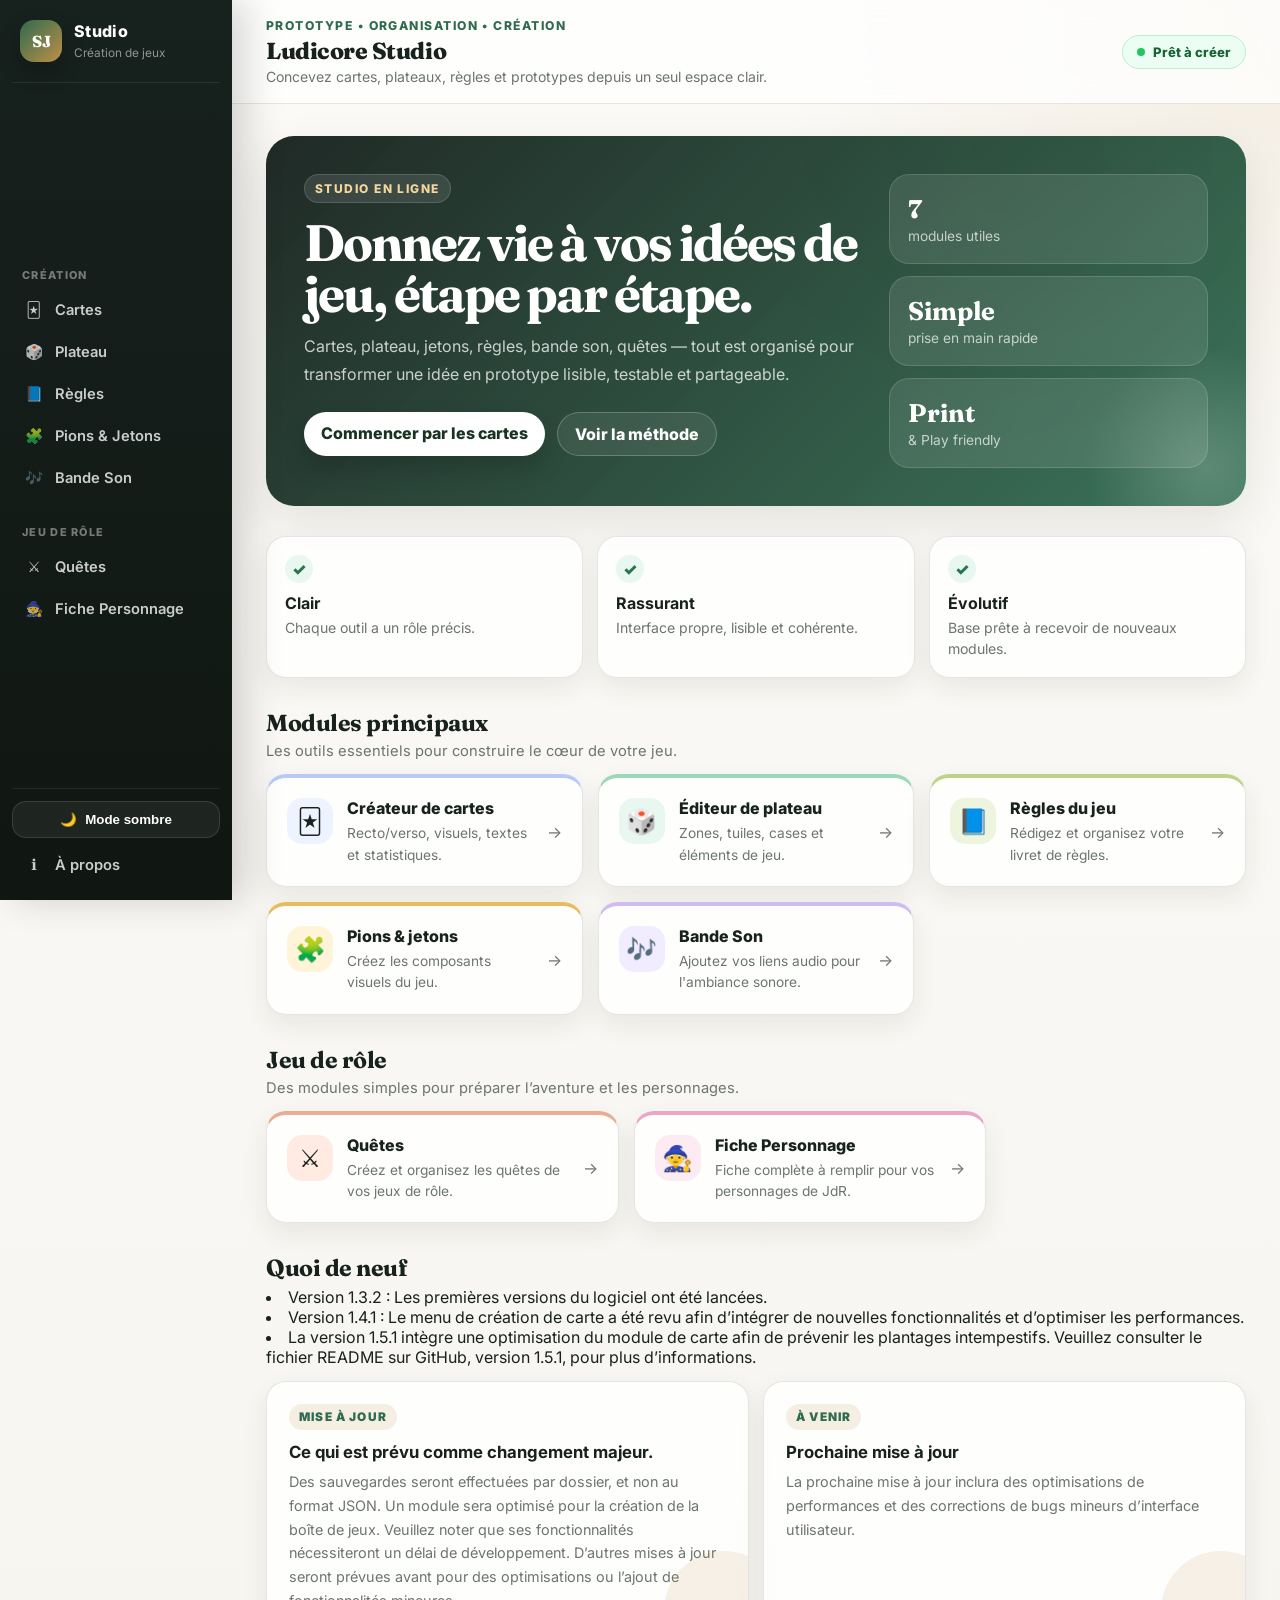
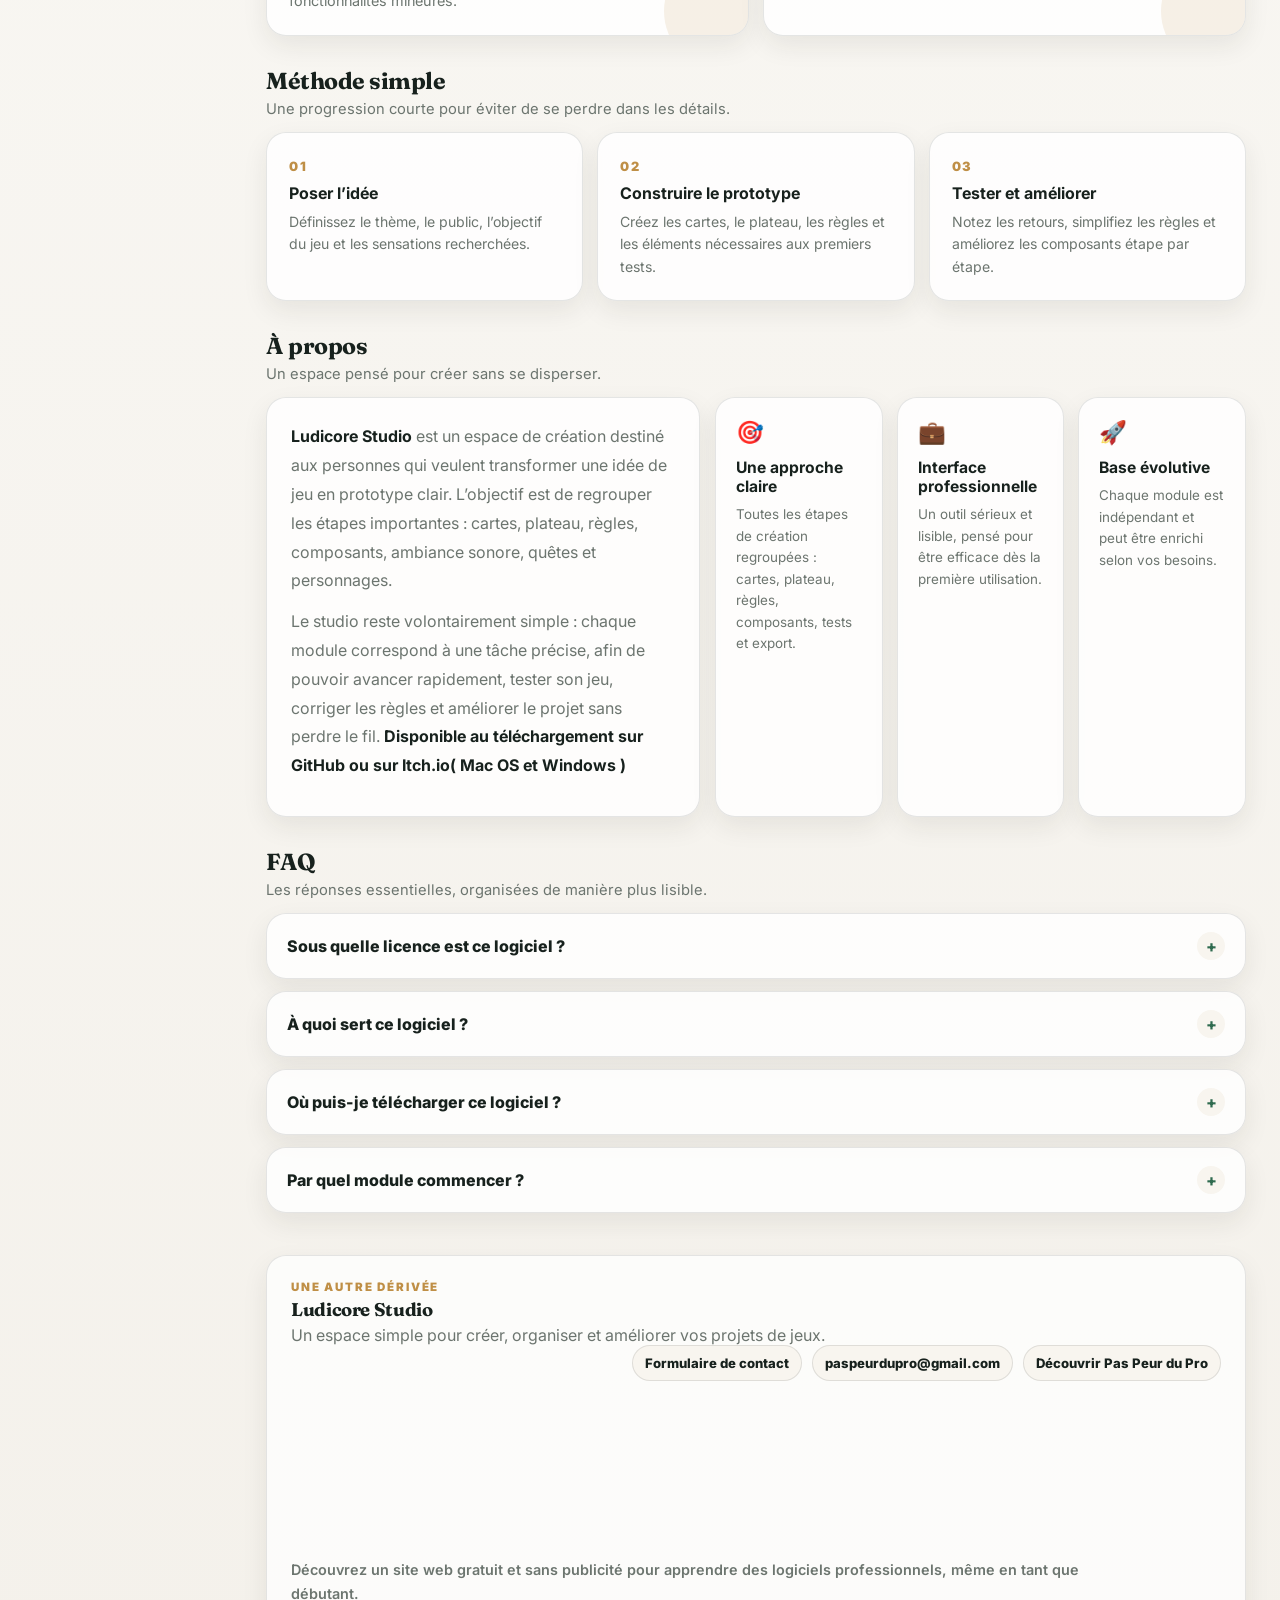
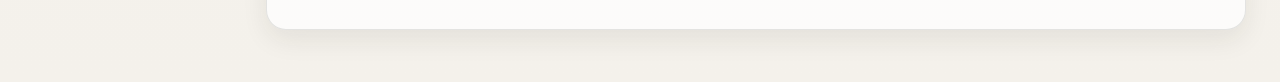
<file: index.html>
<!DOCTYPE html>
<html lang="fr">
<head>
  <meta charset="UTF-8" />
  <meta name="viewport" content="width=device-width, initial-scale=1.0" />
  <title>Ludicore Studio</title>
  <link rel="preconnect" href="https://fonts.googleapis.com">
  <link rel="preconnect" href="https://fonts.gstatic.com" crossorigin>
  <link href="https://fonts.googleapis.com/css2?family=Inter:wght@400;500;600;700;800&family=Fraunces:opsz,wght@9..144,700;9..144,800&display=swap" rel="stylesheet">
  <link rel="stylesheet" href="styles.css" />
  <meta name="google-site-verification" content="kxkJMP9SgLSAZw9FmZPAkuLlCYg9wTXwpLGM2TzsNGc" />

</head>
<body>
  <div class="app-shell">
    <aside class="sidebar" aria-label="Navigation principale">
      <div class="sidebar-brand">
        <div class="brand-mark">SJ</div>
        <div>
          <span class="brand-label">Studio</span>
          <small>Création de jeux</small>
        </div>
      </div>

      <nav class="sidebar-nav">
        <span class="nav-label">Création</span>
        <a href="carte.html" class="nav-item"><span class="nav-icon">🃏</span><span>Cartes</span></a>
        <a href="Map.html" class="nav-item"><span class="nav-icon">🎲</span><span>Plateau</span></a>
        <a href="rules.html" class="nav-item"><span class="nav-icon">📘</span><span>Règles</span></a>
        <a href="token.html" class="nav-item"><span class="nav-icon">🧩</span><span>Pions & Jetons</span></a>
        <a href="sound.html" class="nav-item"><span class="nav-icon">🎶</span><span>Bande Son</span></a>

        <span class="nav-label nav-label-spaced">Jeu de rôle</span>
        <a href="quest.html" class="nav-item"><span class="nav-icon">⚔️</span><span>Quêtes</span></a>
        <a href="fiche_perso.html" class="nav-item"><span class="nav-icon">🧙</span><span>Fiche Personnage</span></a>
      </nav>

      <div class="sidebar-footer">
        <button class="theme-toggle" id="themeToggle" type="button" aria-label="Changer de thème">
          <span class="theme-toggle-icon">🌙</span>
          <span class="theme-toggle-text">Mode sombre</span>
        </button>
        <a href="#aboutSection" class="nav-item nav-item-footer"><span class="nav-icon">ℹ️</span><span>À propos</span></a>
      </div>
    </aside>

    <div class="main-area">
      <header class="topbar">
        <div class="topbar-left">
          <p class="topbar-kicker">Prototype • Organisation • Création</p>
          <h1 class="topbar-title">Ludicore Studio</h1>
          <p class="topbar-sub">Concevez cartes, plateaux, règles et prototypes depuis un seul espace clair.</p>
        </div>
        <div class="topbar-right">
          <div class="status-pill"><span class="status-dot"></span>Prêt à créer</div>
        </div>
      </header>

      <main class="workspace">
        <section class="hero-strip reveal">
          <div class="hero-text">
            <span class="eyebrow">Studio en ligne</span>
            <h2>Donnez vie à vos idées de jeu, étape par étape.</h2>
            <p>Cartes, plateau, jetons, règles, bande son, quêtes — tout est organisé pour transformer une idée en prototype lisible, testable et partageable.</p>
            <div class="hero-actions">
              <a href="carte.html" class="btn btn-primary">Commencer par les cartes</a>
              <a href="#methodSection" class="btn btn-secondary">Voir la méthode</a>
            </div>
          </div>
          <div class="hero-panel" aria-label="Résumé du studio">
            <div class="hero-panel-card">
              <strong>7</strong>
              <span>modules utiles</span>
            </div>
            <div class="hero-panel-card">
              <strong>Simple</strong>
              <span>prise en main rapide</span>
            </div>
            <div class="hero-panel-card">
              <strong>Print</strong>
              <span>&amp; Play friendly</span>
            </div>
          </div>
        </section>

        <section class="trust-row reveal" aria-label="Points forts">
          <article><span>✓</span><strong>Clair</strong><p>Chaque outil a un rôle précis.</p></article>
          <article><span>✓</span><strong>Rassurant</strong><p>Interface propre, lisible et cohérente.</p></article>
          <article><span>✓</span><strong>Évolutif</strong><p>Base prête à recevoir de nouveaux modules.</p></article>
        </section>

        <section class="module-grid reveal">
          <div class="section-heading">
            <h3 class="section-title">Modules principaux</h3>
            <p>Les outils essentiels pour construire le cœur de votre jeu.</p>
          </div>
          <div class="cards-row">
            <a href="carte.html" class="module-card mod-blue"><div class="mod-icon">🃏</div><div class="mod-body"><strong>Créateur de cartes</strong><p>Recto/verso, visuels, textes et statistiques.</p></div><span class="mod-arrow">→</span></a>
            <a href="Map.html" class="module-card mod-teal"><div class="mod-icon">🎲</div><div class="mod-body"><strong>Éditeur de plateau</strong><p>Zones, tuiles, cases et éléments de jeu.</p></div><span class="mod-arrow">→</span></a>
            <a href="rules.html" class="module-card mod-green"><div class="mod-icon">📘</div><div class="mod-body"><strong>Règles du jeu</strong><p>Rédigez et organisez votre livret de règles.</p></div><span class="mod-arrow">→</span></a>
            <a href="token.html" class="module-card mod-amber"><div class="mod-icon">🧩</div><div class="mod-body"><strong>Pions &amp; jetons</strong><p>Créez les composants visuels du jeu.</p></div><span class="mod-arrow">→</span></a>
            <a href="sound.html" class="module-card mod-purple"><div class="mod-icon">🎶</div><div class="mod-body"><strong>Bande Son</strong><p>Ajoutez vos liens audio pour l'ambiance sonore.</p></div><span class="mod-arrow">→</span></a>
          </div>
        </section>

        <section class="module-grid reveal">
          <div class="section-heading">
            <h3 class="section-title">Jeu de rôle</h3>
            <p>Des modules simples pour préparer l’aventure et les personnages.</p>
          </div>
          <div class="cards-row cards-row-jdr">
            <a href="quest.html" class="module-card mod-coral"><div class="mod-icon">⚔️</div><div class="mod-body"><strong>Quêtes</strong><p>Créez et organisez les quêtes de vos jeux de rôle.</p></div><span class="mod-arrow">→</span></a>
            <a href="fiche_perso.html" class="module-card mod-pink"><div class="mod-icon">🧙</div><div class="mod-body"><strong>Fiche Personnage</strong><p>Fiche complète à remplir pour vos personnages de JdR.</p></div><span class="mod-arrow">→</span></a>
          </div>
        </section>


        <section class="whats-new-section reveal" id="whatsNewSection">
          <div class="section-heading">
            <h3 class="section-title">Quoi de neuf</h3>
            <p><li> Version 1.3.2 : Les premières versions du logiciel ont été lancées.
                <li> Version 1.4.1 : Le menu de création de carte a été revu afin d’intégrer de nouvelles fonctionnalités et d’optimiser les performances.
                <li>La version 1.5.1 intègre une optimisation du module de carte afin de prévenir les plantages intempestifs. Veuillez consulter le fichier README sur GitHub, version 1.5.1, pour plus d’informations.

          </div>
          <div class="whats-new-grid">
            <article class="whats-new-card">
              <span class="update-badge">Mise à jour</span>
              <h4>Ce qui est prévu comme changement majeur. </h4>
              <p>Des sauvegardes seront effectuées par dossier, et non au format JSON. Un module sera optimisé pour la création de la boîte de jeux. Veuillez noter que ses fonctionnalités nécessiteront un délai de développement. D’autres mises à jour seront prévues avant pour des optimisations ou l’ajout de fonctionnalités mineures. </p>
            </article>
            <article class="whats-new-card">
              <span class="update-badge">À venir</span>
              <h4>Prochaine mise à jour</h4>
              <p>La prochaine mise à jour inclura des optimisations de performances et des corrections de bugs mineurs d’interface utilisateur. </p>
            </article>
          </div>
        </section>

        <section class="method-section reveal" id="methodSection">
          <div class="section-heading">
            <h3 class="section-title">Méthode simple</h3>
            <p>Une progression courte pour éviter de se perdre dans les détails.</p>
          </div>
          <div class="method-steps">
            <article><span>01</span><h4>Poser l’idée</h4><p>Définissez le thème, le public, l’objectif du jeu et les sensations recherchées.</p></article>
            <article><span>02</span><h4>Construire le prototype</h4><p>Créez les cartes, le plateau, les règles et les éléments nécessaires aux premiers tests.</p></article>
            <article><span>03</span><h4>Tester et améliorer</h4><p>Notez les retours, simplifiez les règles et améliorez les composants étape par étape.</p></article>
          </div>
        </section>

        <section class="about-section reveal" id="aboutSection">
          <div class="section-heading">
            <h3 class="section-title">À propos</h3>
            <p>Un espace pensé pour créer sans se disperser.</p>
          </div>
          <div class="about-layout">
            <div class="about-copy">
              <p><strong>Ludicore Studio</strong> est un espace de création destiné aux personnes qui veulent transformer une idée de jeu en prototype clair. L’objectif est de regrouper les étapes importantes : cartes, plateau, règles, composants, ambiance sonore, quêtes et personnages.</p>
              <p>Le studio reste volontairement simple : chaque module correspond à une tâche précise, afin de pouvoir avancer rapidement, tester son jeu, corriger les règles et améliorer le projet sans perdre le fil. <strong>Disponible au téléchargement sur GitHub ou sur Itch.io( Mac OS et Windows ) </strong></p>
            </div>
            <div class="about-cards">
              <article class="about-card"><div class="about-icon">🎯</div><h4>Une approche claire</h4><p>Toutes les étapes de création regroupées : cartes, plateau, règles, composants, tests et export.</p></article>
              <article class="about-card"><div class="about-icon">💼</div><h4>Interface professionnelle</h4><p>Un outil sérieux et lisible, pensé pour être efficace dès la première utilisation.</p></article>
              <article class="about-card"><div class="about-icon">🚀</div><h4>Base évolutive</h4><p>Chaque module est indépendant et peut être enrichi selon vos besoins.</p></article>
            </div>
          </div>
        </section>

        <section class="faq-section reveal" id="faqSection">
          <div class="section-heading">
            <h3 class="section-title">FAQ</h3>
            <p>Les réponses essentielles, organisées de manière plus lisible.</p>
          </div>

          <div class="faq-list">
            <details>
              <summary>Sous quelle licence est ce logiciel ?</summary>
              <div class="faq-content">
                <p><strong>Licence GPL (GNU General Public License).</strong></p>
                <p>Ce logiciel est distribué sous la licence GPL, une licence open source copyleft qui garantit les libertés suivantes :</p>
                <ul>
                  <li><strong>Utilisation :</strong> libre pour tout usage, y compris commercial.</li>
                  <li><strong>Modification :</strong> vous pouvez adapter le code à vos besoins.</li>
                  <li><strong>Redistribution :</strong> vous pouvez partager le logiciel, à condition que le code source reste accessible, que toute redistribution conserve la même licence GPL et que les mentions d’origine soient préservées.</li>
                </ul>
                <p><strong>Contrainte importante :</strong> il n’est pas possible d’intégrer ce code dans un projet propriétaire ou fermé sans publier son code source. Cette licence est idéale pour les projets qui veulent protéger la liberté du logiciel sur le long terme.</p>
              </div>
            </details>

            <details>
              <summary>À quoi sert ce logiciel ?</summary>
              <div class="faq-content">
                <p>Ce logiciel sert à créer ce dont vous avez besoin pour mettre en forme une idée de jeu de société, mais aussi pour noter et organiser des idées de quêtes pour de futurs jeux de rôle.</p>
                <p>Il comporte plusieurs modules : création de cartes de jeu, création de map, rédaction des règles, création de pions et jetons, bande son, quêtes et fiche personnage. Il peut servir pour une esquisse, un prototype, ou pourquoi pas pour une utilisation commerciale.</p>
              </div>
            </details>
  <details>
  <summary>Où puis-je télécharger ce logiciel ?</summary>
  <div class="faq-content">
    <p>
      Ce logiciel est disponible au téléchargement pour Mac OS et Windows, sur 
      <a href="https://patone2a.itch.io/ludicore-studio" target="_blank" rel="noopener noreferrer">Itch.io</a> 
      ou encore sur 
      <a href="https://github.com/Patone2B/Ludicore_studio" target="_blank" rel="noopener noreferrer">GitHub</a>.
    </p>
  </div>
</details>
            <details>
              <summary>Par quel module commencer ?</summary>
              <div class="faq-content">
                <p>Le plus simple est de commencer par les règles ou les cartes. Les règles donnent la structure du jeu, tandis que les cartes permettent de tester rapidement les idées principales.</p>
              </div>
            </details>
          </div>
        </section>
          
        <footer class="site-signature reveal">
          <div class="footer-card">
            <div class="footer-brand">
              <span class="footer-kicker">Une autre dérivée</span>
              <strong>Ludicore Studio</strong>
              <p>Un espace simple pour créer, organiser et améliorer vos projets de jeux.</p>
            </div>

            <div class="footer-links" aria-label="Liens utiles">
              <a href="https://forms.gle/heeTeyEHN59yxwr16" target="_blank" rel="noopener noreferrer">Formulaire de contact</a>
              <a href="mailto:paspeurdupro@gmail.com">paspeurdupro@gmail.com</a>
              <a href="https://pas-peur-du-pro.pages.dev" target="_blank" rel="noopener noreferrer">Découvrir Pas Peur du Pro</a>
              <iframe frameborder="0" src="https://itch.io/embed/4535416" width="552" height="167"><a href="https://patone2a.itch.io/ludicore-studio">ludicore studio by Patone2A</a></iframe>
            </div>

            <p class="footer-note">
              Découvrez un site web gratuit et sans publicité pour apprendre des logiciels professionnels, même en tant que débutant.
            </p>
          </div>
        </footer>
      </main>
    </div>
  </div>

  <script src="main.js"></script>
</body>
</html>
</file>
<file: styles.css>
:root {
  color-scheme: light;
  --bg-app: #f4f1eb;
  --bg-soft: #fbfaf7;
  --bg-sidebar: #17211d;
  --bg-sidebar-hover: rgba(255,255,255,0.08);
  --bg-sidebar-active: rgba(255,255,255,0.14);
  --text-sidebar: rgba(255,255,255,0.78);
  --text-sidebar-label: rgba(255,255,255,0.42);
  --brand: #2f6b4f;
  --brand-2: #bf8f46;
  --surface: #ffffff;
  --surface-2: #f8f5ef;
  --text: #17211d;
  --muted: #6c756f;
  --border: rgba(23,33,29,0.11);
  --shadow: 0 18px 45px rgba(43, 37, 29, 0.10);
  --shadow-soft: 0 10px 26px rgba(43, 37, 29, 0.08);
  --radius: 20px;
  --radius-sm: 13px;
  --sidebar-w: 232px;

  --mod-blue-bg: #edf3ff; --mod-blue-border: #b7c9f4;
  --mod-teal-bg: #e8f7ef; --mod-teal-border: #9bd8b7;
  --mod-green-bg: #eef5df; --mod-green-border: #bed38a;
  --mod-amber-bg: #fff4d8; --mod-amber-border: #e8bc5c;
  --mod-purple-bg: #f1ecff; --mod-purple-border: #cdbdf2;
  --mod-coral-bg: #ffebe2; --mod-coral-border: #e9ad91;
  --mod-pink-bg: #fdebf3; --mod-pink-border: #eba6c7;
}

body.dark {
  color-scheme: dark;
  --bg-app: #0f1513;
  --bg-soft: #131c18;
  --bg-sidebar: #0b100e;
  --bg-sidebar-hover: rgba(255,255,255,0.09);
  --bg-sidebar-active: rgba(255,255,255,0.16);
  --surface: #17211d;
  --surface-2: #1d2924;
  --text: #eef4ef;
  --muted: #a7b4ad;
  --border: rgba(238,244,239,0.10);
  --shadow: 0 18px 45px rgba(0,0,0,0.24);
  --shadow-soft: 0 10px 26px rgba(0,0,0,0.18);
}

* { box-sizing: border-box; margin: 0; padding: 0; }
html { scroll-behavior: smooth; }
body {
  font-family: 'Inter', system-ui, sans-serif;
  background:
    radial-gradient(circle at top right, rgba(191,143,70,0.12), transparent 32rem),
    linear-gradient(180deg, var(--bg-soft), var(--bg-app));
  color: var(--text);
  min-height: 100vh;
  transition: background-color .3s ease, color .3s ease;
}
a { color: inherit; }

.app-shell { display: flex; min-height: 100vh; }

.sidebar {
  width: var(--sidebar-w);
  background: linear-gradient(180deg, var(--bg-sidebar), #101713);
  display: flex;
  flex-direction: column;
  padding: 20px 12px 16px;
  position: fixed;
  inset: 0 auto 0 0;
  z-index: 100;
  overflow-y: auto;
  box-shadow: 14px 0 36px rgba(0,0,0,0.16);
}

.sidebar-brand {
  display: flex;
  align-items: center;
  gap: 12px;
  padding: 0 8px 20px;
  border-bottom: 1px solid rgba(255,255,255,0.08);
  margin-bottom: 16px;
}
.brand-mark {
  width: 42px; height: 42px;
  background: linear-gradient(135deg, var(--brand), var(--brand-2));
  border-radius: 14px;
  display: grid; place-items: center;
  font-family: 'Fraunces', serif;
  font-weight: 800;
  color: white;
  box-shadow: 0 10px 22px rgba(0,0,0,.22);
}
.brand-label { display: block; font-weight: 800; color: white; letter-spacing: .02em; }
.sidebar-brand small { color: rgba(255,255,255,.52); font-size: .74rem; }

.sidebar-nav {
  flex: 1;
  display: flex;
  flex-direction: column;
  justify-content: center;
  gap: 4px;
}
.nav-label {
  font-size: .68rem;
  font-weight: 800;
  letter-spacing: .12em;
  text-transform: uppercase;
  color: var(--text-sidebar-label);
  padding: 8px 10px 5px;
}
.nav-label-spaced { margin-top: 16px; }
.nav-item {
  display: flex;
  align-items: center;
  gap: 10px;
  padding: 10px 11px;
  border-radius: 13px;
  color: var(--text-sidebar);
  text-decoration: none;
  font-size: .92rem;
  font-weight: 600;
  position: relative;
  transition: transform .2s ease, background .2s ease, color .2s ease;
}
.nav-item::before {
  content: '';
  width: 3px; height: 0;
  border-radius: 10px;
  background: var(--brand-2);
  position: absolute;
  left: 0;
  transition: height .2s ease;
}
.nav-item:hover, .nav-item.active { background: var(--bg-sidebar-hover); color: white; transform: translateX(3px); }
.nav-item:hover::before, .nav-item.active::before { height: 50%; }
.nav-icon { width: 22px; text-align: center; }
.sidebar-footer { border-top: 1px solid rgba(255,255,255,0.08); padding-top: 12px; }
.theme-toggle {
  width: 100%;
  border: 1px solid rgba(255,255,255,.12);
  background: rgba(255,255,255,.06);
  color: white;
  border-radius: 14px;
  padding: 10px 12px;
  display: flex;
  justify-content: center;
  gap: 8px;
  font-weight: 700;
  cursor: pointer;
  transition: transform .2s ease, background .2s ease;
}
.theme-toggle:hover { transform: translateY(-1px); background: rgba(255,255,255,.10); }
.nav-item-footer { margin-top: 8px; }

.main-area { margin-left: var(--sidebar-w); flex: 1; min-height: 100vh; }
.topbar {
  background: rgba(255,255,255,.78);
  backdrop-filter: blur(16px);
  border-bottom: 1px solid var(--border);
  padding: 18px 34px;
  display: flex; align-items: center; justify-content: space-between; gap: 18px;
  position: sticky; top: 0; z-index: 50;
}
body.dark .topbar { background: rgba(23,33,29,.78); }
.topbar-kicker { color: var(--brand); font-weight: 800; font-size: .76rem; text-transform: uppercase; letter-spacing: .12em; margin-bottom: 3px; }
.topbar-title { font-family: 'Fraunces', serif; font-weight: 800; font-size: 1.45rem; letter-spacing: -.02em; }
.topbar-sub { margin-top: 3px; color: var(--muted); font-size: .88rem; }
.status-pill {
  display: inline-flex; align-items: center; gap: 8px;
  padding: 8px 14px; background: #ecfdf3; border: 1px solid #b9efce;
  border-radius: 999px; font-size: .82rem; font-weight: 800; color: #166534;
}
.status-dot { width: 8px; height: 8px; border-radius: 50%; background: #22c55e; animation: pulse 2s ease-in-out infinite; }
@keyframes pulse { 0%,100%{opacity:1; transform:scale(1)} 50%{opacity:.45; transform:scale(.82)} }

.workspace { padding: 32px 34px 52px; display: flex; flex-direction: column; gap: 30px; }
.hero-strip {
  background:
    linear-gradient(135deg, rgba(23,33,29,.96), rgba(47,107,79,.94)),
    radial-gradient(circle at 80% 10%, rgba(191,143,70,.35), transparent 18rem);
  border-radius: 28px;
  padding: 38px;
  display: grid;
  grid-template-columns: 1.4fr .8fr;
  gap: 26px;
  color: white;
  overflow: hidden;
  position: relative;
  box-shadow: var(--shadow);
}
.hero-strip::after {
  content:''; position:absolute; inset:auto -90px -90px auto; width:260px; height:260px;
  background: radial-gradient(circle, rgba(255,255,255,.18), transparent 65%);
  animation: softFloat 7s ease-in-out infinite;
}
@keyframes softFloat { 0%,100%{ transform: translateY(0) } 50%{ transform: translateY(-14px) } }
.eyebrow { display:inline-flex; background: rgba(255,255,255,.11); border:1px solid rgba(255,255,255,.14); color:#f4d79f; font-size:.75rem; font-weight:800; letter-spacing:.12em; text-transform:uppercase; padding:6px 10px; border-radius:999px; margin-bottom:14px; }
.hero-text h2 { font-family:'Fraunces', serif; font-size: clamp(2rem,4vw,3.5rem); line-height:1; letter-spacing:-.04em; max-width: 780px; }
.hero-text p { margin-top: 14px; color: rgba(255,255,255,.76); line-height:1.7; max-width: 63ch; }
.hero-actions { margin-top: 24px; display:flex; flex-wrap:wrap; gap:12px; }
.btn { text-decoration:none; border-radius: 999px; padding: 11px 17px; font-weight:800; transition: transform .2s ease, box-shadow .2s ease, background .2s ease; }
.btn:hover { transform: translateY(-2px); }
.btn-primary { background:#fff; color:#18331f; box-shadow: 0 12px 24px rgba(0,0,0,.18); }
.btn-secondary { border:1px solid rgba(255,255,255,.22); color:#fff; background: rgba(255,255,255,.08); }
.hero-panel { display:grid; gap:12px; align-content:center; z-index:1; }
.hero-panel-card { background: rgba(255,255,255,.10); border: 1px solid rgba(255,255,255,.14); border-radius: 20px; padding: 18px; backdrop-filter: blur(8px); }
.hero-panel-card strong { display:block; font-family:'Fraunces', serif; font-size:1.6rem; }
.hero-panel-card span { color: rgba(255,255,255,.70); font-size:.86rem; }

.section-heading { margin-bottom: 14px; }
.section-title { font-family:'Fraunces', serif; font-size:1.45rem; letter-spacing:-.02em; }
.section-heading p { margin-top:5px; color:var(--muted); font-size:.92rem; }

.trust-row { display:grid; grid-template-columns: repeat(3,1fr); gap:14px; }
.trust-row article, .about-card, .method-steps article, .faq-list details, .module-card, .about-copy {
  background: rgba(255,255,255,.82);
  border: 1px solid var(--border);
  border-radius: var(--radius);
  box-shadow: var(--shadow-soft);
}
body.dark .trust-row article, body.dark .about-card, body.dark .method-steps article, body.dark .faq-list details, body.dark .module-card, body.dark .about-copy { background: rgba(23,33,29,.82); }
.trust-row article { padding: 18px; }
.trust-row span { width:28px; height:28px; display:grid; place-items:center; border-radius:50%; background:#e8f7ef; color:#28764d; font-weight:900; margin-bottom:10px; }
.trust-row strong { display:block; margin-bottom:4px; }
.trust-row p { color:var(--muted); font-size:.88rem; line-height:1.5; }

.cards-row { display:grid; grid-template-columns: repeat(auto-fill,minmax(240px,1fr)); gap:15px; }
.cards-row-jdr { grid-template-columns: repeat(auto-fit,minmax(280px,1fr)); max-width: 720px; }
.module-card { text-decoration:none; color:var(--text); padding:20px; display:flex; align-items:flex-start; gap:14px; position:relative; overflow:hidden; transition: transform .22s ease, box-shadow .22s ease, border-color .22s ease; }
.module-card:hover { transform: translateY(-5px); box-shadow: 0 22px 48px rgba(43,37,29,.14); }
.module-card::after { content:''; position:absolute; inset:0; background: linear-gradient(120deg, transparent, rgba(255,255,255,.35), transparent); transform: translateX(-120%); transition: transform .6s ease; }
.module-card:hover::after { transform: translateX(120%); }
.mod-icon { font-size:1.55rem; width:46px; height:46px; display:grid; place-items:center; border-radius:15px; flex-shrink:0; }
.mod-body { flex:1; z-index:1; }
.mod-body strong { display:block; font-weight:800; margin-bottom:5px; }
.mod-body p { color:var(--muted); font-size:.86rem; line-height:1.55; }
.mod-arrow { align-self:center; color:var(--muted); transition: transform .2s ease; z-index:1; }
.module-card:hover .mod-arrow { transform: translateX(4px); }
.mod-blue { border-top:4px solid var(--mod-blue-border); } .mod-blue .mod-icon{background:var(--mod-blue-bg)}
.mod-teal { border-top:4px solid var(--mod-teal-border); } .mod-teal .mod-icon{background:var(--mod-teal-bg)}
.mod-green{ border-top:4px solid var(--mod-green-border);} .mod-green .mod-icon{background:var(--mod-green-bg)}
.mod-amber{ border-top:4px solid var(--mod-amber-border);} .mod-amber .mod-icon{background:var(--mod-amber-bg)}
.mod-purple{ border-top:4px solid var(--mod-purple-border);} .mod-purple .mod-icon{background:var(--mod-purple-bg)}
.mod-coral{ border-top:4px solid var(--mod-coral-border);} .mod-coral .mod-icon{background:var(--mod-coral-bg)}
.mod-pink{ border-top:4px solid var(--mod-pink-border);} .mod-pink .mod-icon{background:var(--mod-pink-bg)}

.method-steps { display:grid; grid-template-columns: repeat(3,1fr); gap:14px; }
.method-steps article { padding: 22px; }
.method-steps span { color: var(--brand-2); font-weight:900; letter-spacing:.12em; font-size:.8rem; }
.method-steps h4 { margin: 8px 0; font-size:1rem; }
.method-steps p { color:var(--muted); line-height:1.6; font-size:.88rem; }

.about-layout { display:grid; grid-template-columns: .9fr 1.1fr; gap:15px; }
.about-copy { padding: 24px; }
.about-copy p { color:var(--muted); line-height:1.8; margin-bottom:12px; }
.about-copy strong { color:var(--text); }
.about-cards { display:grid; grid-template-columns: repeat(3,1fr); gap:14px; }
.about-card { padding:20px; transition: transform .2s ease; }
.about-card:hover { transform: translateY(-3px); }
.about-icon { font-size:1.4rem; margin-bottom:12px; }
.about-card h4 { font-size:.98rem; margin-bottom:8px; }
.about-card p { color:var(--muted); font-size:.84rem; line-height:1.6; }

.faq-list { display:grid; gap:12px; }
.faq-list details { padding: 0; overflow:hidden; transition: transform .2s ease, box-shadow .2s ease; }
.faq-list details:hover { transform: translateY(-2px); }
.faq-list summary { cursor:pointer; list-style:none; padding:18px 20px; font-weight:800; display:flex; align-items:center; justify-content:space-between; gap:16px; }
.faq-list summary::-webkit-details-marker { display:none; }
.faq-list summary::after { content:'+'; width:28px; height:28px; border-radius:50%; display:grid; place-items:center; background:var(--surface-2); color:var(--brand); transition: transform .2s ease; }
.faq-list details[open] summary::after { transform: rotate(45deg); }
.faq-content { padding: 0 20px 20px; color:var(--muted); line-height:1.75; animation: faqOpen .22s ease; }
@keyframes faqOpen { from{opacity:0; transform:translateY(-6px)} to{opacity:1; transform:translateY(0)} }
.faq-content ul { padding-left: 20px; margin: 8px 0; }
.faq-content strong { color:var(--text); }

.site-signature {
  margin-top: 12px;
  padding: 24px;
  color: var(--muted);
  background: rgba(255,255,255,.72);
  border: 1px solid var(--border);
  border-radius: var(--radius);
  box-shadow: var(--shadow-soft);
}
body.dark .site-signature { background: rgba(23,33,29,.72); }
.site-signature::before,
.site-signature::after { content: none; }
.footer-inner {
  display: grid;
  grid-template-columns: 1fr auto;
  gap: 14px 22px;
  align-items: center;
}
.footer-brand { display: grid; gap: 4px; }
.footer-kicker {
  color: var(--brand-2);
  font-size: .72rem;
  font-weight: 900;
  letter-spacing: .16em;
  text-transform: uppercase;
}
.footer-brand strong {
  color: var(--text);
  font-family: 'Fraunces', serif;
  font-size: 1.15rem;
  letter-spacing: -.02em;
}
.footer-links {
  display: flex;
  flex-wrap: wrap;
  justify-content: flex-end;
  gap: 10px;
}
.footer-links a {
  display: inline-flex;
  align-items: center;
  min-height: 36px;
  padding: 8px 12px;
  border-radius: 999px;
  background: var(--surface-2);
  border: 1px solid var(--border);
  color: var(--text);
  text-decoration: none;
  font-size: .82rem;
  font-weight: 800;
  letter-spacing: 0;
  text-transform: none;
  transition: transform .2s ease, border-color .2s ease, background .2s ease;
}
.footer-links a:hover {
  transform: translateY(-2px);
  border-color: rgba(191,143,70,.55);
  background: rgba(191,143,70,.12);
}
.footer-note {
  grid-column: 1 / -1;
  max-width: 820px;
  font-size: .9rem;
  line-height: 1.65;
  letter-spacing: 0;
  text-transform: none;
  font-weight: 600;
}
@media (max-width: 760px) {
  .footer-inner { grid-template-columns: 1fr; }
  .footer-links { justify-content: flex-start; }
}
.reveal { opacity: 0; transform: translateY(18px); transition: opacity .7s ease, transform .7s ease; }
.reveal.is-visible { opacity: 1; transform: translateY(0); }

@media (prefers-reduced-motion: reduce) {
  *, *::before, *::after { animation: none !important; transition: none !important; scroll-behavior: auto !important; }
  .reveal { opacity:1; transform:none; }
}

@media (max-width: 980px) {
  :root { --sidebar-w: 0px; }
  .sidebar { position: static; width:100%; height:auto; padding:14px; }
  .app-shell { display:block; }
  .sidebar-nav { justify-content:flex-start; flex-direction:row; overflow-x:auto; padding:8px 0; }
  .nav-label { display:none; }
  .sidebar-footer { display:flex; gap:10px; }
  .main-area { margin-left:0; }
  .topbar { position:static; padding:16px; }
  .workspace { padding:20px 16px 40px; }
  .hero-strip, .about-layout { grid-template-columns:1fr; }
  .trust-row, .method-steps, .about-cards { grid-template-columns:1fr; }
}

@media (max-width: 620px) {
  .topbar { align-items:flex-start; flex-direction:column; }
  .hero-strip { padding:26px; border-radius:22px; }
  .hero-panel { grid-template-columns:1fr; }
  .cards-row, .cards-row-jdr { grid-template-columns:1fr; }
}


.whats-new-grid { display:grid; grid-template-columns: repeat(2, minmax(0, 1fr)); gap:14px; }
.whats-new-card { background: rgba(255,255,255,.82); border:1px solid var(--border); border-radius: var(--radius); box-shadow: var(--shadow-soft); padding:22px; position:relative; overflow:hidden; }
body.dark .whats-new-card { background: rgba(23,33,29,.82); }
.whats-new-card::after { content:''; position:absolute; right:-36px; bottom:-36px; width:120px; height:120px; border-radius:50%; background:rgba(191,143,70,.12); }
.update-badge { display:inline-flex; margin-bottom:12px; padding:6px 10px; border-radius:999px; background:rgba(191,143,70,.14); color:var(--brand); font-size:.74rem; font-weight:900; text-transform:uppercase; letter-spacing:.1em; }
.whats-new-card h4 { margin:0 0 8px; font-size:1.05rem; }
.whats-new-card p { color:var(--muted); line-height:1.65; font-size:.9rem; }
@media (max-width: 760px) { .whats-new-grid { grid-template-columns:1fr; } }
</file>
